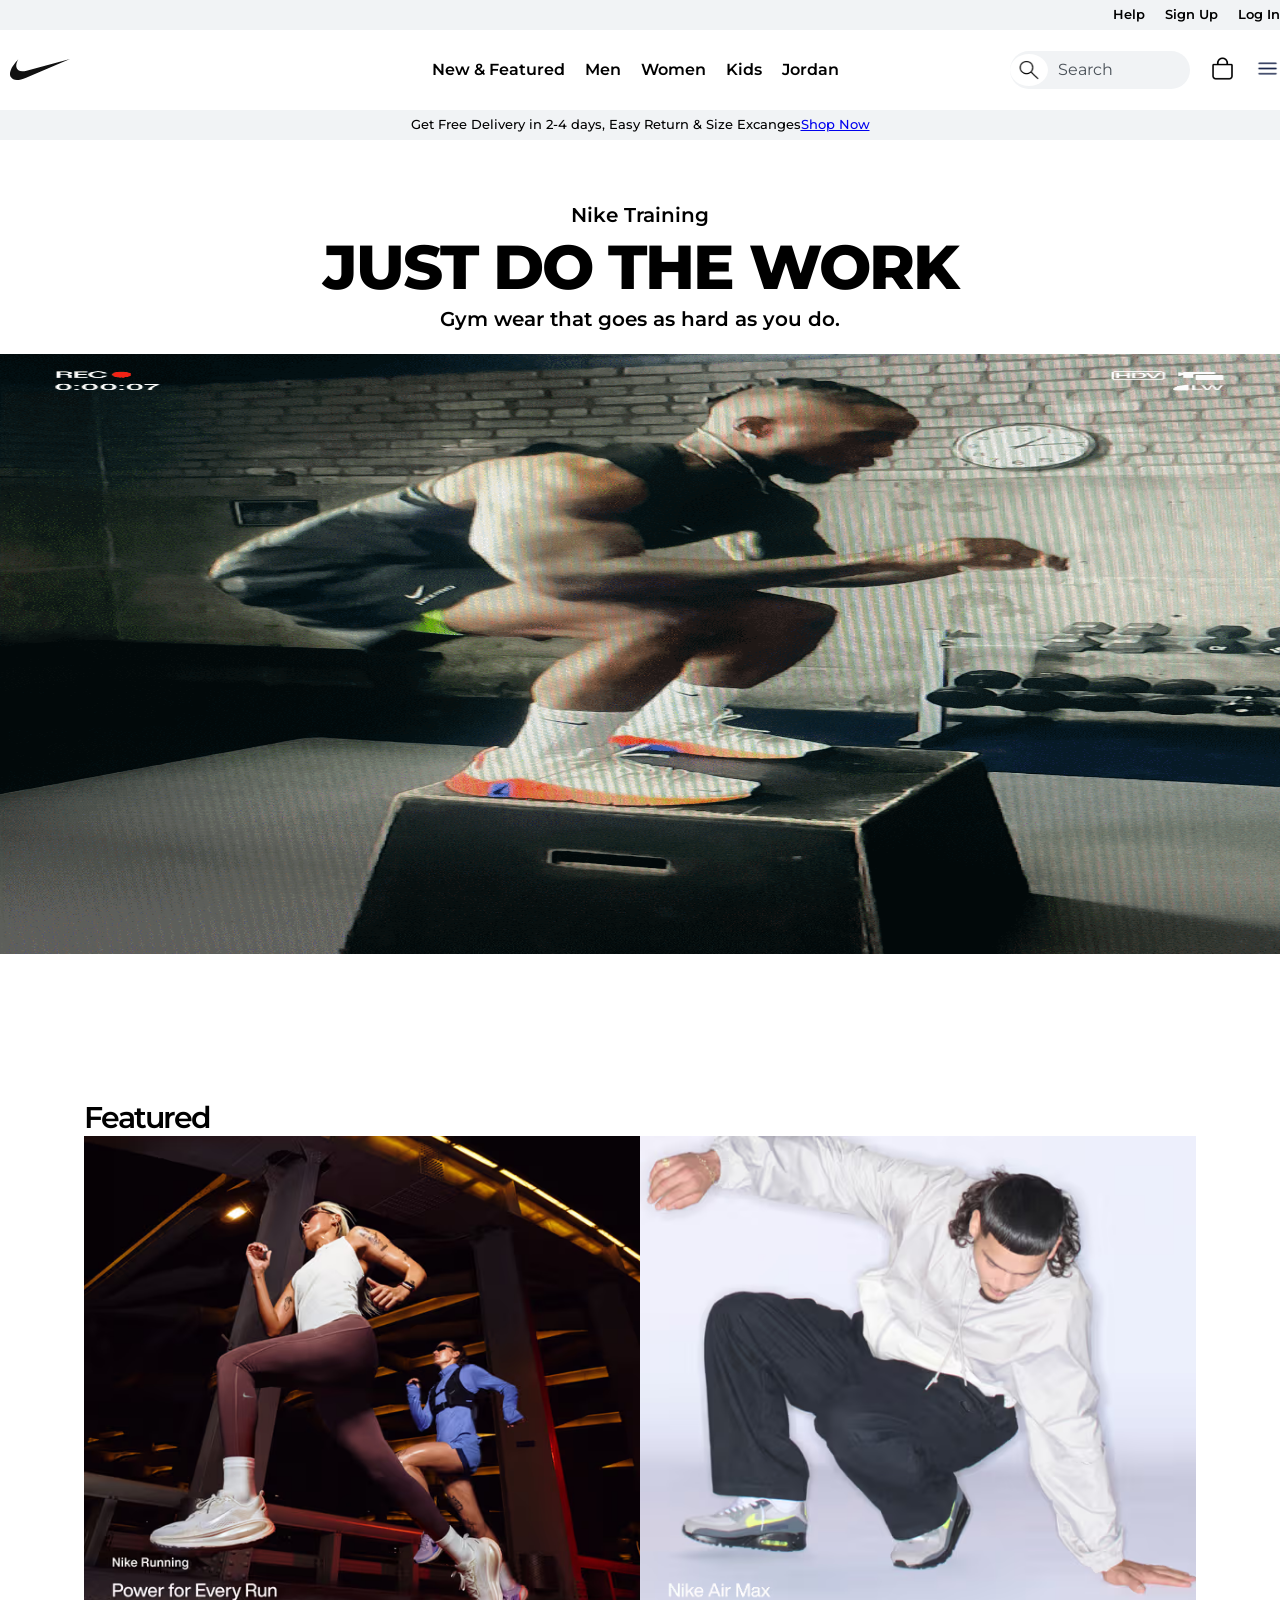
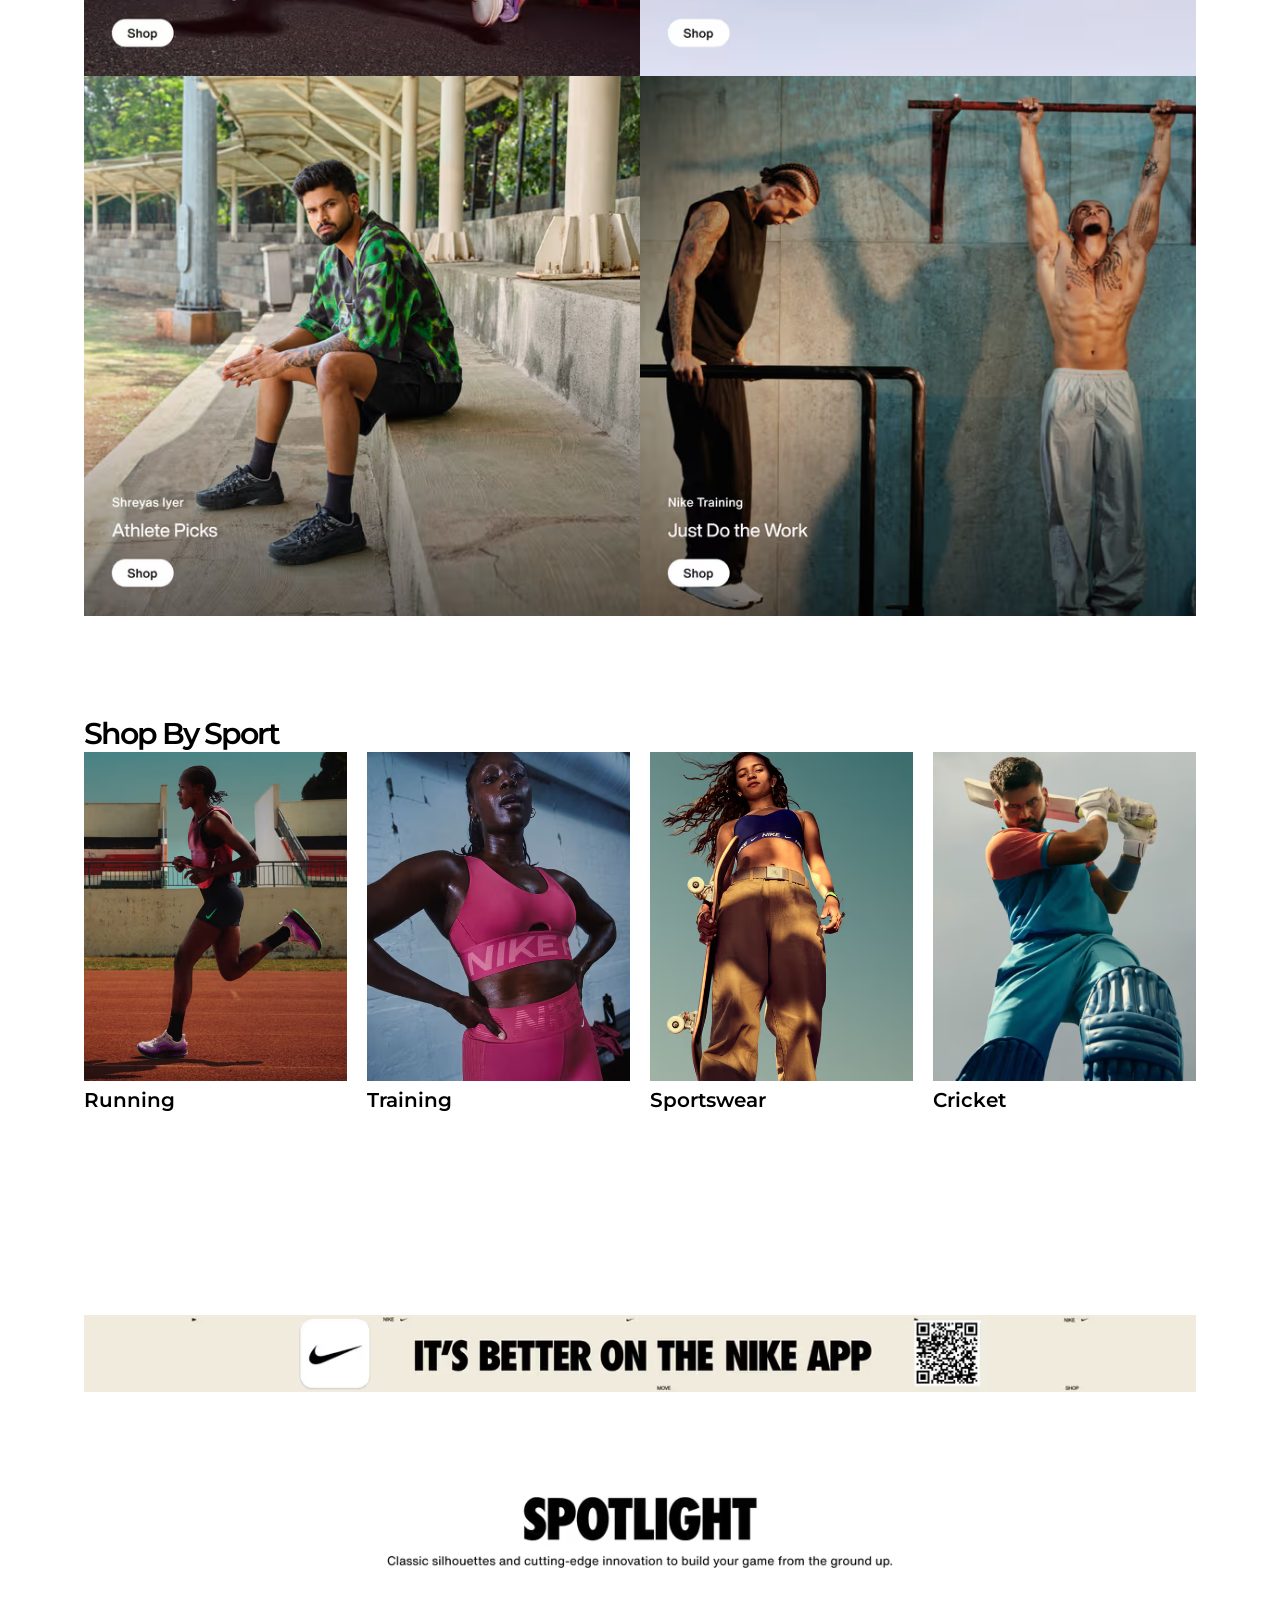
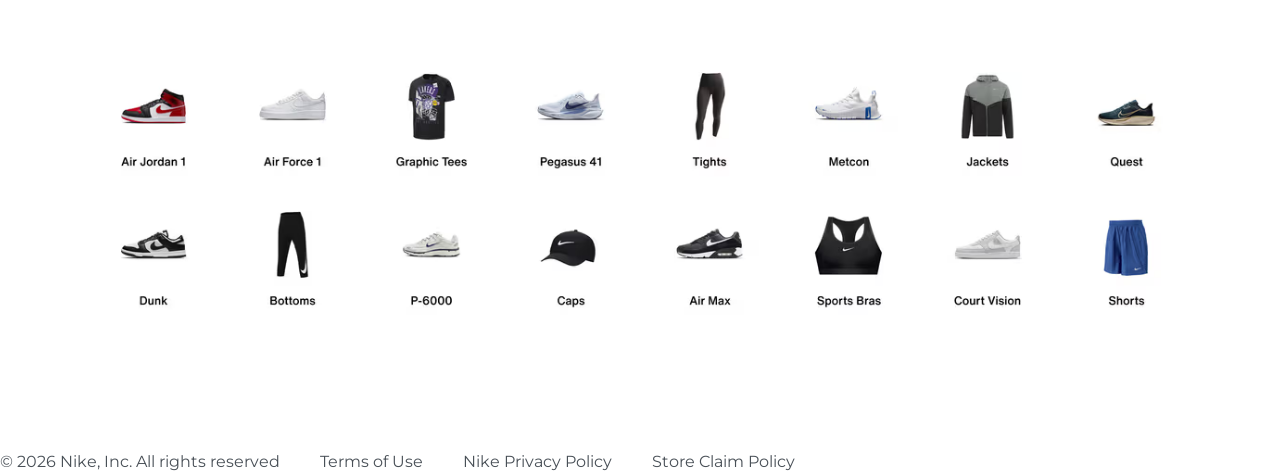
<file: index.html>
<!DOCTYPE html>
<html lang="en">
<head>
    <meta charset="UTF-8">
    <meta name="viewport" content="width=device-width, initial-scale=1.0">
    <title>Nike Duplicate</title>
    <link rel="preconnect" href="https://fonts.googleapis.com">
    <link rel="preconnect" href="https://fonts.gstatic.com" crossorigin>
    <link href="https://fonts.googleapis.com/css2?family=Montserrat:ital,wght@0,100..900;1,100..900&family=Oswald:wght@200..700&display=swap" rel="stylesheet">
    <link rel="stylesheet" href="app.css">
    <link rel="stylesheet" href="queries.css">
</head>
<body>
    <div class="main-container">
        <header>
            <nav class="nav-bar">
                <div >
                   <ul class="help-bar">
                        <a class="black-link" href="help.html"><li>Help</li></a>
                        <a class="black-link" href="sign-up.html"><li>Sign Up</li></a>
                        <a class="black-link" href="log-in.html"><li>Log In</li></a>
                    </ul>
                </div>
                <div class="logo-row">
                    <img class="logo" src="images/nike-logo-192x192.svg" alt="">
                    <ul class="new-featured">
                        <li>New & Featured</li>
                        <li>Men</li>
                        <li>Women</li>
                        <li>Kids</li>
                        <li>Jordan</li>
                    </ul>
                    <ul class="icon-flex">
                        <li class="search-flex"><span><a href="search.html"><img class="sm-icons search-icon" src="images/search icon.png" alt=""></a></span> <span><a class="search gray-links" href="search.html">Search</a></span></li>
                        <li><a href="shop.html"><img class="sm-icons" src="images/bag image.webp" alt=""></a></li>
                        <!-- create a real menu bar with javascript -->
                        <li><img class="sm-icons" src="images/hamburger menu.png" alt=""></li>
                    </ul>
                </div>
            
                 <!-- make this better with java (sentence slide) -->
                <p class="small-text">Get Free Delivery in 2-4 days, Easy Return & Size Excanges <a class="a-small-text" href="products.html">Shop Now</a></p>
    
            </nav>
            
            <!---------- HERO SECTION ---------->
            <section class="hero-section">
                <div class="main-heading">
                    <p>Nike Training</p>
                    <h1 class="h1">JUST DO THE WORK</h1>
                    <p>Gym wear that goes as hard as you do.</p> 
                </div>
                <img class="main-img" src="images/main-new1.gif" alt="">
            </section>
        </header>
    
        <main class="container">
         <!-----------FEATURES SECTION---------->
            <section class="features-section">
                <h2>Featured</h2>
                <div  class="grid-1">
                    <img class="big-img" src="images/Power for every run.avif" alt="Nike Running">
                    <img class="big-img" src="images/Nike air max.avif" alt="Nike Air Max">
                    <img class="big-img" src="images/Athlete Picks.avif" alt="Athlete Picks">
                    <img class="big-img" src="images/Just do the work main.avif" alt="Nike Training">
                </div>
                <h2>Shop By Sport</h2>
                <div class="grid-2">
                    <div>
                        <img class="md-img" src="images/Running new.avif" alt="Running">
                        <p>Running</p>
                    </div>
                    <div>
                        <img class="md-img" src="images/Training.avif" alt="Training">
                        <p>Training</p>
                    </div>
                    <div>
                        <img class="md-img" src="images/Sportwear new.avif" alt="Sportswear">
                        <p>Sportswear</p>
                    </div>
                    <div>
                        <img class="md-img" src="images/Cricket new.avif" alt="Cricket">
                        <p>Cricket</p>
                    </div>
                </div>            
            </section>

            <!-------------CTA SECTION---------->
            <section class="cta-section">
                <div>
                    <img class="its-better-img" src="images/It's better on nike app.avif" alt="IT'S BETTER ON THE NIKE APP">                 
                    <img class="spotlight" src="images/Spotlight.avif" alt="Spotlight">                
                </div>
                <div class="sm-img">
                    <img class="cta-image" src="images/Air jordan 1.avif" alt="Air Jordan 1">
                    <img class="cta-image" src="images/Air force 1.avif" alt="Air force 1">
                    <img class="cta-image" src="images/Graphic tees.avif" alt="Graphic Tees">
                    <img class="cta-image" src="images/Pegasus 41.avif" alt="Pegasus 41">
                    <img class="cta-image" src="images/Tights.avif" alt="Tights">
                    <img class="cta-image" src="images/Melcon.avif" alt="Melcon">                    
                    <img class="cta-image" src="images/Jackets.avif" alt="Jackets">
                    <img class="cta-image" src="images/Quest.avif" alt="Quest">
                    <img class="cta-image" src="images/dunk.avif" alt="Dunk">
                    <img class="cta-image" src="images/Bottoms.avif" alt="Bottoms">
                    <img class="cta-image" src="images/P-6000.avif" alt="P-6000">
                    <img class="cta-image" src="images/Caps.avif" alt="Caps">
                    <img class="cta-image" src="images/Air Max.avif" alt="Air Max">
                    <img class="cta-image" src="images/Sports Bras.avif" alt="Sports Bra">
                    <img class="cta-image" src="images/Court Vision.avif" alt="Court Vision">
                    <img class="cta-image" src="images/Shorts.avif" alt="Shorts">
                </div>
            </section>
        </main>

          <!-------------FOOTER----------->
        <footer>
            <ul class="footer">
                <li class="gray-links">© 2026 Nike, Inc. All rights reserved</li>
                <li><a class="gray-links" href="terms of use.html">Terms of Use</a></li>
                <li><a class="gray-links" href="privacy.html">Nike Privacy Policy</a></li>
                <li><a class="gray-links" href="store-policy.html">Store Claim Policy</a></li>
            </ul>
        </footer>
    </div>
 
</body>
</html>
</file>
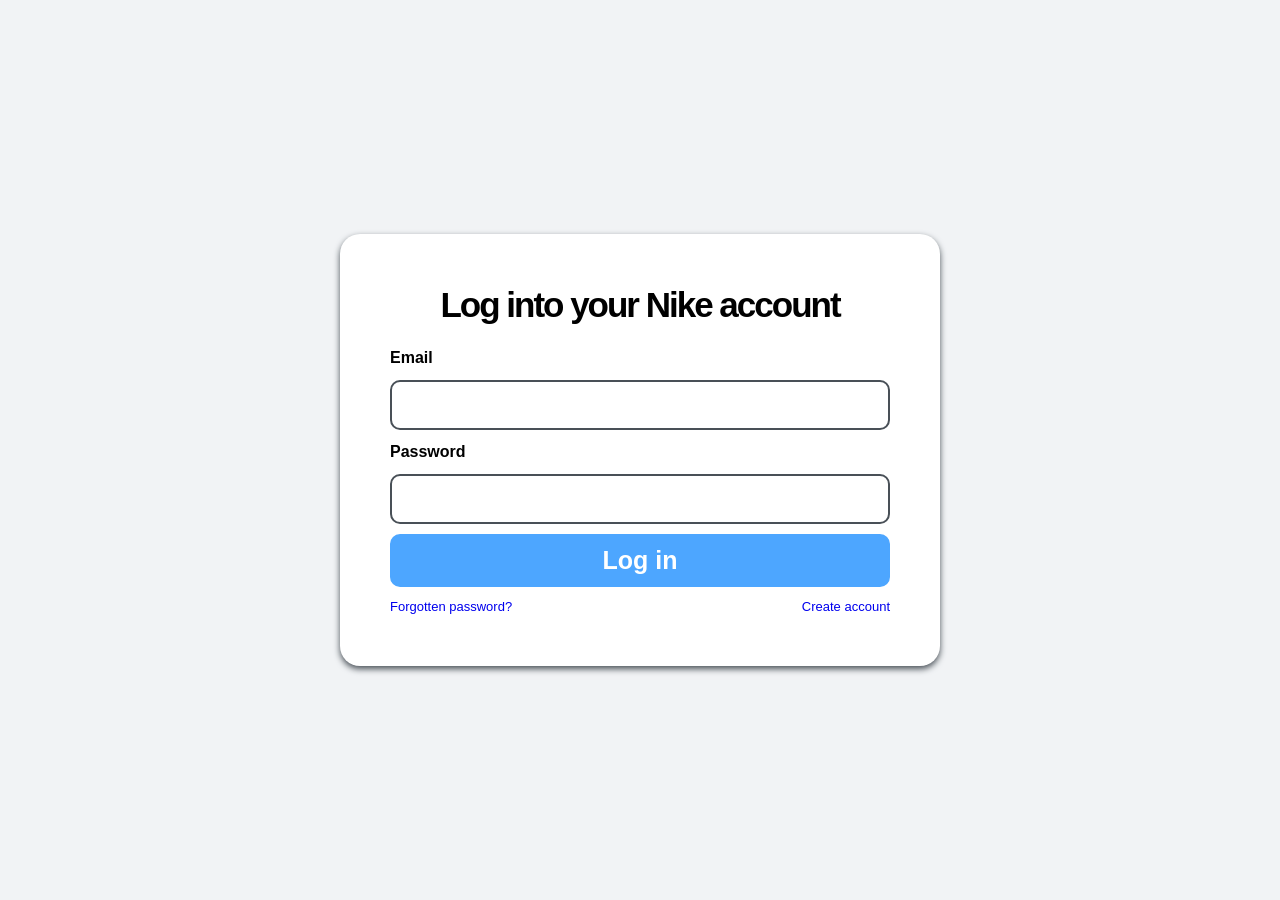
<file: log-in.html>
<!DOCTYPE html>
<html lang="en">
<head>
    <meta charset="UTF-8">
    <meta name="viewport" content="width=device-width, initial-scale=1.0">
    <title>Log in</title>
    <link rel="stylesheet" href="app.css">
    <link rel="stylesheet" href="queries.css">
</head>
<body>
    <div class="sign-up-container">
        <div class="imm-container">
        <form class="sign-up-form" action="nikeduplicate-server" method="post">
            <h1 class="sign-up-h1">Log into your Nike account</h1>

            <label class="sign-up-label" for="email">Email</label>
            <input class="content-border" id="email" type="email" name="email" required>
            
            <label class="sign-up-label" for="password">Password</label>
            <input class="content-border" id="password" type="password" name="password">
        
            <button class="btn create-button">Log in</button>
            <div class="log-in-flex">
                <a href="forgot-password.html">Forgotten password?</a>
                <a href="sign-up.html">Create account</a>
            </div>
        </form>
        </div>

    </div>
    
</body>
</html>
</file>
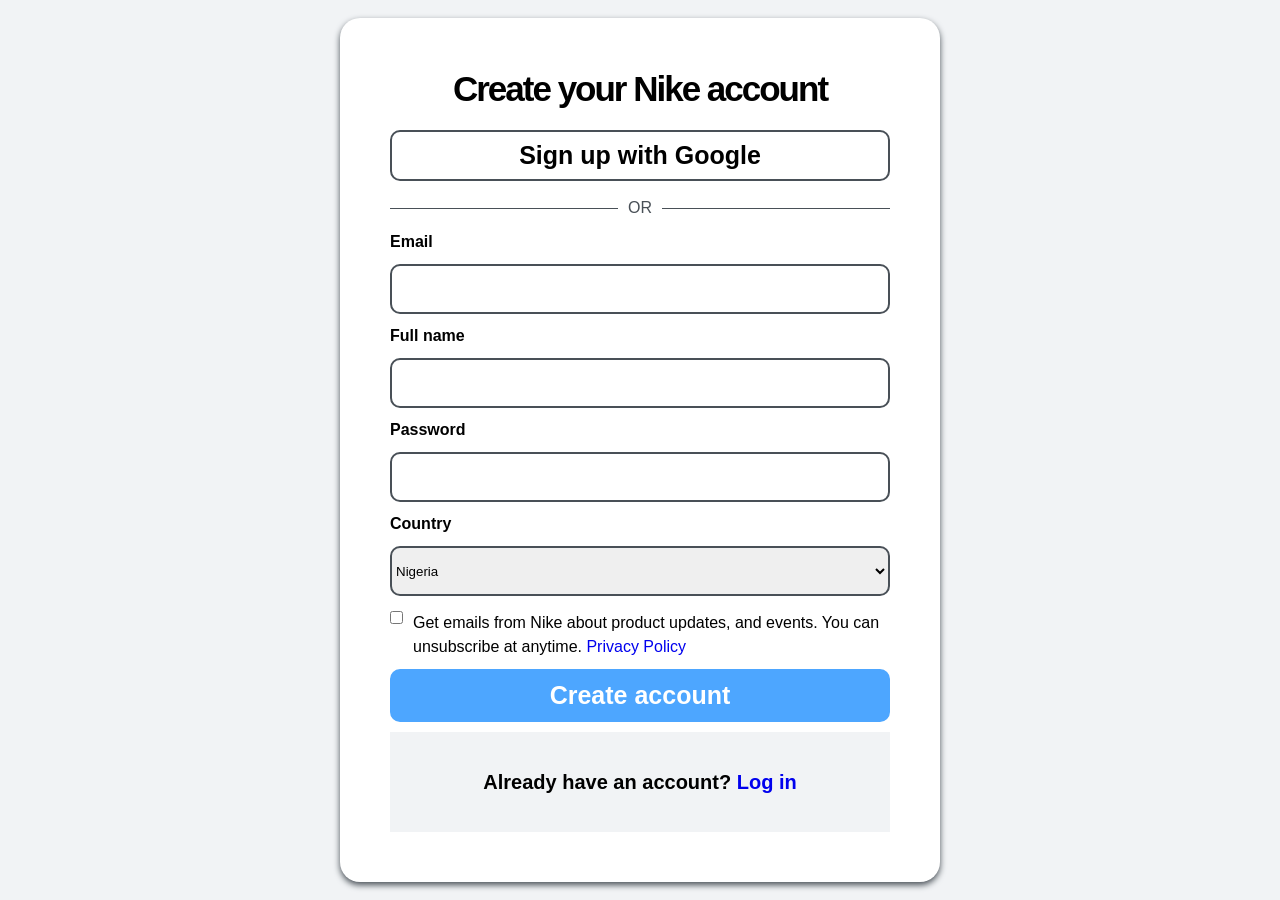
<file: sign-up.html>
<!DOCTYPE html>
<html lang="en">
<head>
    <meta charset="UTF-8">
    <meta name="viewport" content="width=device-width, initial-scale=1.0">
    <title>Sign up</title>
    <link rel="stylesheet" href="app.css">
    <link rel="stylesheet" href="queries.css">
</head>
<body>
    <div class="sign-up-container">
        <div class="imm-container">
            <form class="sign-up-form" action="nikeduplicate-server" method="post">
                <h1 class="sign-up-h1">Create your Nike account</h1>
                <a class="btn google-button" href="https://google.com/signin">Sign up with Google</a>
                <div class="divider">
                    <span>OR</span>
                </div>
                <!-- <p class="or-text">OR</p> -->

                <label class="sign-up-label" for="email">Email</label>
                <input class="content-border" id="email" type="email" name="email" required>

                <label class="sign-up-label for="full-name">Full name</label>
                <input class="content-border" id="full-name" type="text" name="full-name" required>

                <label class="sign-up-label for="password">Password</label>
                <input class="content-border" id="password" type="password" name="password" required>
            
                <label class="sign-up-label for="country">Country</label>
                <select class="content-border" name="country" id="country">
                    <option value="nigeria">Nigeria</option>
                    <option value="canada">Canada</option>
                    <option value="united-kingdom">United Kingdom</option>
                    <option value="netherland">Netherland</option>
                    <option value="qatar">Qatar</option>
                </select>
                
                <div class="checkbox-flex">
                    <input id="checkbox" type="checkbox" name="email-permission">
                    <label class="checkbox-txt" for="checkbox">Get emails from Nike about product updates, and events. You can unsubscribe at anytime. <a href="privacy.html">Privacy Policy</a></label>
                </div>
                             
                <button class="btn create-button" type="submit">Create account</button>
                
                <div class="signup-login" >
                    <p>Already have an account? <a href="log-in.html">Log in</a></p>
                </div>
            </form>
        </div>
        
    </div>
</body>
</html>
</file>
<file: app.css>
/* 
-------------TYPOGRAPHY------------
-----FONT FAMILY---
Montserrat, Oaswald

-----FONT SIZES---

-----FONT WEIGHT---

-----LINE HEIGHT---

-----LETTER SPACING---


-----------COLORS----------
----GREY---
Base: 
Tint:
Shade: 
White: 
Black: 


----------SPACING SYSTEM--------


-----------BORDER RADIUS--------

*/

/* --------------------GLOBAL STYLES-------------------- */

:root {
    /* FONT SIZE */
    --text-xsm: 1.3rem;
    --text-base: 1.6rem;
    --text-paragraph: 2rem;
    --text-md: 2.5rem;
    --text-h2: 3rem;
    --text-h1-sm: 3.5rem;
    --text-h1-querie: 5rem;
    --text-h1: 6.2rem;

    /* FONT WEIGHT */
    --font-weight-light: 500;
    --font-weight-md: 600;
    --font-weight-bold: 800;

    /* LINE HEIGHT */
    --line-height-tight: 1.2;
    --line-height-normal: 1.5;

    /* LETTER SPACING */
    --letter-spacing-tight: -2px;
    --letter-spacing-loose: 0.5px;

    /* FONT FAMILY */
    --font-family-montserrat: 'Montserrat', sans-serif ;
    --font-family-oswald: 'Oswald', sans-serif;

    /* COLORS */
    --blue-base: #4da6ff;
    --blue-tint: #9dccfa;
    --blue-shade: #1a75d1;
    --grey-base: #495057;
    --grey-tint: #f1f3f5;
    --grey-shade: #212529;
    --white: #ffffff;
    --black: #000000;

    /* MISCELLANEOUS */
    --nav-height: 100px;
     
}

*{
    box-sizing: border-box;
    margin: 0;
    padding: 0;
}

html{
    font-size: 62.5%;
}

body{
    font-family: var(--font-family-montserrat);
    color: var(--black);
    line-height: var(--line-height-normal);
}

.main-container {
    max-width: 2500px;
    width: 100%;
    margin: 0 auto;
    padding: 0; 
}

h1, h2 { 
    letter-spacing: var(--letter-spacing-tight);
    line-height: var(--line-height-tight);
}

h2, p, .new-features, .help-bar {
    font-weight: var(--font-weight-md);
}

h1 {
    font-weight: var(--font-weight-bold);
    font-size: var(--text-h1);
}

h2 {
    font-size: var(--text-h2);
}

p {
    font-size: var(--text-paragraph);
}

a {
    text-decoration: none;
}

ul {
    list-style: none;
}

.container {
    max-width: 1500px;
    width: 90%;
    margin: 0 auto;
    padding: 0 20px; 
}

.help-bar, .small-text {
    font-size: var(--text-xsm);
}

.new-featured {
    font-size: var(--text-base);
}

.small-text{
    font-weight: var(--font-weight-light);
}

.new-featured, .help-bar{
    font-weight: var(--font-weight-md);
}

.logo {
    width: 80px;
}

.sm-icons {
    width: 25px;
}

.footer, .search {
    font-size: var(--text-base);
}
.search {
    border: 2rem;
}

.black-link {
    color: var(--black);
}

.gray-links {
    color: var(--grey-base);
}

.md-img, .big-img, .spotlight, .its-better-img, .cta-image {
    max-width: 100%;
    height: auto; 
}



/* ---------------NAV BAR------------ */
.nav-bar{
    height: var(--nav-height);
    margin-bottom: 100px;
}


/* ----Help bar---- */
.help-bar {
    color: var(--black);
    height: 3rem;
    background-color: var(--grey-tint);
    display: flex;
    justify-content: end;
    align-items: center;
    gap: 2rem;
} 


/* -----New featured---- */
.logo-row {
    display: flex;
    justify-content: space-between;
    align-items: center; 
}

.new-featured {
    display: flex;
    gap: 2rem;
    padding-left: 18rem;
}

.icon-flex {
    display: flex;  
    align-items: center;
    gap: 2rem;
}


.search-icon {
    display: flex;
    border-radius: 50%;
    width: 3.8rem;
    height: auto;
}
.search-flex {
    background: var(--grey-tint);
    width: 18rem;
    height: 3.8rem;
    display: flex;
    border-radius: 7.5rem;
    gap: 1rem;
    align-items: center;
} 

/* ----Small text---- */
.small-text{
    height: 3rem;
    text-align: center; 
    background-color: var(--grey-tint);
    display: flex;
    justify-content: center;
    align-items: center;
}

.a-small-text {
    text-decoration: underline;
}



/* ---------------HERO SECTION----------- */
.hero-section {
    height: calc(100vh - var(--nav-height));
}

.main-heading {
    text-align: center;
    margin-bottom: 2rem;
}

.main-img {
    width: 100%;
    height: 60rem;
}

/* ---------------FEATURED SECTION------------ */
.features-section{
    margin-bottom: 20rem;
    margin-top: 10rem;
}
.grid-1 {
    display: grid;
    grid-template-columns: 1fr 1fr;
    justify-items: stretch;
    margin-bottom: 10rem;
    
}

.grid-2 {
    display: grid;
    grid-template-rows: 1fr;
    grid-template-columns: 1fr 1fr 1fr 1fr;
    gap: 2rem;
    overflow: auto;
}

/* --------------CTA SECTION-------------- */

.cta-section {
    text-align: center;
    margin-bottom: 10rem;
}
.spotlight {
    margin-bottom: 10rem;
    margin-top: 10rem;
}
.sm-img {
    display: grid;
    grid-template-columns: 1fr 1fr 1fr 1fr 1fr 1fr 1fr 1fr;
}

/* ---------------FOOTER-------------- */
.footer {
    display: flex;
    gap: 4rem;
}


/* -------------------SIGN-UP FORM------------- */
/* -------------global styles-------- */
.sign-up-h1 {
    font-size: var(--text-h1-sm);
    font-weight: var(--font-weight-md);
    margin-bottom: 10px;
    text-align: center;
}

.divider {
    display: flex;
    align-items: center;
    text-align: center;
}

.divider::before, .divider::after {
    content: "";
    flex: 1;
    border-bottom: 1px solid var(--grey-base);
}

.divider span {
    font-size: var(--text-base);
    color: var(--grey-base);
    padding: 0 10px;
}

.sign-up-label {
    font-size: var(--text-base);
    color: var(--black);
    font-weight: var(--font-weight-md);
}

.btn {
    font-size: var(--text-md);
    padding: 0.5rem 5rem;
    border-radius: 10px;
    font-weight: var(--font-weight-md);
}

.google-button {
    text-align: center;
    color: var(--black);
    border: 2px solid var(--grey-base);
    margin-bottom: 5px;
}

.create-button {
    background-color: var(--blue-base);
    color: var(--white);
    padding: 1rem 1rem;
    border: 2px solid var(--blue-base);
}

.create-button:hover, .create-button:active {
    color: var(--white);
    background-color: var(--blue-shade);
    border: 2px solid var(--blue-shade);
    transform: scale(1.05, 1.05);
    box-shadow: 0px 3px 6px var(--grey-base);
}

.content-border {
    height: 5rem;
    border-radius: 10px; 
    border: 2px solid var(--grey-base);
}

.sign-up-container {
    height: 100vh;
    background-color: var(--grey-tint);
    display: flex;
    justify-content: center;
    align-items: center;
}

.imm-container {
    /* height: 100vh; */
    max-width: 600px;
    width: 100%;
    margin: 0;
    padding: 5rem;
    background-color: var(--white);
    display: flex;
    justify-content: center;
    align-items: center;
    border-radius: 20px;
    box-shadow: 0 3px 6px var(--grey-base);
}

.sign-up-form {
    display: flex;
    flex: 1;
    flex-direction: column;
    gap: 1rem;
}

.checkbox-flex {
    display: flex;
    gap: 10px;
    align-items: start;
    margin-top: 5px;
}

.checkbox-txt {
    font-size: var(--text-base);
}

.signup-login {
    display: flex;
    justify-content: center;
    align-items: center;
    height: 10rem;
    background-color: var(--grey-tint);
}

.log-in-flex {
    font-size: var(--text-xsm);
    display: flex;
    justify-content: space-between;
}
</file>
<file: queries.css>
@media (max-width: 72rem) {
    /* 1152 */
    html{
        font-size: 56.25%;
    }
}

@media (max-width: 67rem) {
    /* 1072 */
    html{
        font-size: 50%;
    }
    .search-flex{
        background-color: var(--white);
        display: flex;
        justify-content: end;
    }
    .search{
        display: none;
    }
    .search-icon{
        display: flex;
    }
}

@media (max-width: 50rem) {
    /* 800 */
    html{
        font-size: 43.75%;
    }
    .hero-section{
        height: auto;
        margin-bottom: 10rem;
    }
    .sign-up-h1 {
        letter-spacing: 0.5px;
    }
}

@media (max-width: 45rem) {
    /* 720 */
    .new-featured{
        display: none;
        padding: 0;
    }
    .footer{
        flex-direction: column;
        gap: 0;
    }
}
@media (max-width: 33rem) {
    /* 528 */
    h1{
        font-size: 5rem;
    }
    .features-section{
        margin-bottom: 15rem;
    }
    .cta-section{
        margin-bottom: 8rem;
    }
}

@media (max-width: 21rem) {
    /* 336 */
    .search-flex{
        width: 0;
    }
}
</file>
